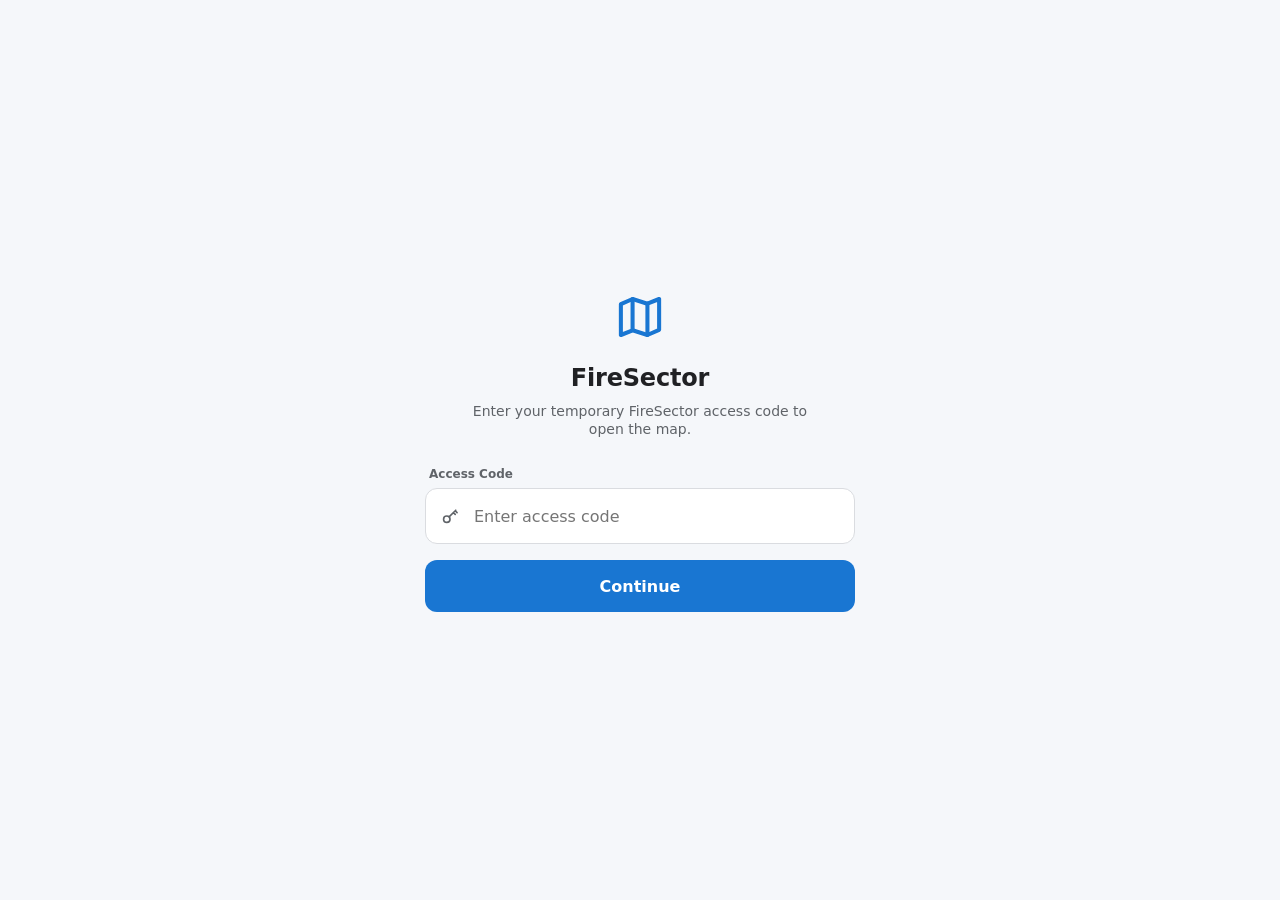
<file: index.html>
<!doctype html>
<html lang="en">
<head>
  <meta charset="utf-8">
  <meta name="viewport" content="width=device-width,initial-scale=1,viewport-fit=cover,user-scalable=no">
  <meta name="theme-color" content="#f5f7fa">
  <meta name="description" content="FireSector Responder">
  <link rel="manifest" href="manifest.webmanifest">
  <link rel="apple-touch-icon" href="assets/icon-192.png">
  <link rel="icon" href="assets/icon-192.png">
  <link rel="stylesheet" href="styles.css">
  <title>FireSector</title>
</head>
<body>
  <section id="accessScreen" class="screen access-screen">
    <form id="accessForm" class="access-form" novalidate>
      <div class="access-map-icon" aria-hidden="true">
        <svg viewBox="0 0 24 24" focusable="false">
          <path d="M3.5 6.3 8.7 4l6.6 2.1L20.5 4v13.7L15.3 20l-6.6-2.1L3.5 20V6.3Z"/>
          <path d="M8.7 4v13.9M15.3 6.1V20"/>
        </svg>
      </div>
      <h1>FireSector</h1>
      <p class="access-intro">Enter your temporary FireSector access code to open the map.</p>

      <label class="access-field">
        <span>Access Code</span>
        <div class="input-with-icon">
          <svg viewBox="0 0 24 24" aria-hidden="true">
            <circle cx="8.5" cy="15.5" r="3.5"/>
            <path d="m11 13 7.3-7.3M15.7 8.3l2 2M17.7 6.3l2 2"/>
          </svg>
          <input
            id="accessCode"
            type="text"
            inputmode="text"
            autocomplete="one-time-code"
            autocapitalize="characters"
            spellcheck="false"
            maxlength="12"
            placeholder="Enter access code"
            required
          >
        </div>
      </label>

      <div id="accessError" class="error hidden"></div>
      <button id="accessSubmit" class="continue-button" type="submit">Continue</button>
    </form>
  </section>

  <section id="mapScreen" class="map-screen hidden" aria-label="FireSector responder map">
    <div id="map" class="map" role="application" aria-label="FireSector map">
      <div id="tileLayer" class="tile-layer"></div>
      <svg id="farmBoundaryLayer" class="farm-boundary-layer" aria-hidden="true"></svg>
      <div id="radiusOverlay" class="radius-overlay hidden"></div>
      <svg id="navigationLayer" class="navigation-layer" aria-hidden="true"></svg>
      <div id="markerLayer" class="marker-layer"></div>
      <div id="locationAccuracy" class="location-accuracy hidden" aria-hidden="true"></div>
      <div id="locationBearing" class="location-bearing hidden" aria-hidden="true">
        <svg viewBox="0 0 100 100" focusable="false">
          <path id="locationBearingPath" d="M50 50 L40 27 Q50 20 60 27 Z"/>
        </svg>
      </div>
      <div id="locationPulse" class="location-pulse hidden" aria-hidden="true"></div>
      <div id="locationDot" class="location-dot hidden" aria-hidden="true"></div>
      <div id="markerDetails" class="marker-details hidden"></div>
      <button id="mapInfoButton" class="map-info-button" type="button" aria-label="Map information" aria-expanded="false">
        <span aria-hidden="true">i</span>
      </button>
      <div id="mapInfoPanel" class="map-info-panel hidden" role="status">
        <span id="mapAttributionText">© OpenStreetMap contributors</span>
      </div>
    </div>

    <button id="menuButton" class="floating-button menu-fab" type="button" aria-label="Open menu">
      <svg viewBox="0 0 24 24" aria-hidden="true"><path d="M4 7h16M4 12h16M4 17h16"/></svg>
    </button>

    <div class="expiry-pill" aria-live="polite">
      <svg viewBox="0 0 24 24" aria-hidden="true">
        <circle cx="12" cy="13" r="7.5"/>
        <path d="M12 5.5V3M9.5 3h5M12 13V9.5M12 13l2.7 1.7"/>
      </svg>
      <strong>Expires in <span id="countdown">—</span></strong>
    </div>

    <div id="syncBadge" class="sync-badge hidden">Offline</div>

    <div class="map-action-row">
      <button id="nearestWater" class="floating-button action-fab" type="button" aria-label="Nearest Water Point">
        <svg class="water-icon" viewBox="0 0 24 24" aria-hidden="true">
          <path d="M12 3.2c-1.4 2.7-5.3 6.7-5.3 10.6A5.3 5.3 0 0 0 12 19.1a5.3 5.3 0 0 0 5.3-5.3C17.3 9.9 13.4 5.9 12 3.2Z"/>
        </svg>
      </button>
      <button id="recenter" class="floating-button action-fab" type="button" aria-label="Re-centre on my location">
        <svg viewBox="0 0 24 24" aria-hidden="true">
          <circle cx="12" cy="12" r="5"/>
          <circle cx="12" cy="12" r="1.4" class="fill"/>
          <path d="M12 2.7v3M12 18.3v3M2.7 12h3M18.3 12h3"/>
        </svg>
      </button>
    </div>

    <div id="navigationCard" class="navigation-card hidden">
      <div class="navigation-water-icon" aria-hidden="true">
        <svg viewBox="0 0 24 24"><path d="M12 3.2c-1.4 2.7-5.3 6.7-5.3 10.6A5.3 5.3 0 0 0 12 19.1a5.3 5.3 0 0 0 5.3-5.3C17.3 9.9 13.4 5.9 12 3.2Z"/></svg>
      </div>
      <div>
        <span>Nearest Water Point</span>
        <strong id="navigationName">—</strong>
        <small id="navigationDistance">—</small>
      </div>
      <button id="stopNavigation" class="navigation-close" type="button" aria-label="Stop navigation">×</button>
    </div>

    <div id="menuBackdrop" class="menu-backdrop hidden"></div>
    <aside id="menuDrawer" class="menu-drawer hidden" aria-label="Emergency Map menu">
      <div class="drawer-title">Emergency Map</div>
      <div class="drawer-divider"></div>
      <div class="drawer-section-title">Map View</div>

      <button id="terrainView" class="map-view-row selected" type="button">
        <svg viewBox="0 0 24 24" aria-hidden="true">
          <path d="m3.5 6.3 5.2-2.2 6.6 2.1 5.2-2.1v13.6l-5.2 2.2-6.6-2.1-5.2 2.1V6.3Z"/>
          <path d="M8.7 4.1v13.7M15.3 6.2v13.7"/>
        </svg>
        <span>Terrain</span>
        <span class="map-view-check" aria-hidden="true">
          <svg viewBox="0 0 24 24"><circle cx="12" cy="12" r="10" class="fill-circle"/><path d="m7.6 12.3 2.8 2.8 6-6" class="check-path"/></svg>
        </span>
      </button>

      <button id="satelliteView" class="map-view-row" type="button">
        <svg viewBox="0 0 24 24" aria-hidden="true">
          <path d="m7.2 13.5 3.3 3.3M10 10.7l3.3 3.3M12.8 7.9l3.3 3.3M8.8 17.2l-2.2 2.2-3.9-3.9 2.2-2.2M15.2 4.2 17.4 2l3.9 3.9-2.2 2.2M10.7 16.9 16.9 10.7"/>
          <path d="M14.8 18.8c2 .1 3.8-.6 5.2-2M5.2 9.2c-.1-2 .6-3.8 2-5.2"/>
        </svg>
        <span>Satellite / Hybrid</span>
        <span class="map-view-check" aria-hidden="true">
          <svg viewBox="0 0 24 24"><circle cx="12" cy="12" r="10" class="fill-circle"/><path d="m7.6 12.3 2.8 2.8 6-6" class="check-path"/></svg>
        </span>
      </button>
    </aside>
  </section>

  <script src="app.js"></script>
</body>
</html>
</file>
<file: styles.css>
*{box-sizing:border-box}
:root{
  --bg:#f5f7fa;
  --surface:#ffffff;
  --text:#202124;
  --muted:#666666;
  --border:#dadce0;
  --blue:#1976d2;
  --blue-dark:#0d47a1;
  --blue-soft:#e8f1fd;
  --purple:#6f52b5;
  --orange:#f57c00;
  --orange-dark:#e65100;
  --gate:#202124;
  --gate-outline:#050505;
  --landmark:#1f6b3a;
  --landmark-outline:#124425;
  --radius-fill:rgba(126,188,255,.18);
  --radius-border:#235b92;
}
html,body{margin:0;width:100%;min-height:100%;background:var(--bg);color:var(--text);font-family:system-ui,-apple-system,BlinkMacSystemFont,"Segoe UI",sans-serif;overscroll-behavior:none}
body{min-height:100vh}
button,input{font:inherit}
button{cursor:pointer}
button:disabled{opacity:.55;cursor:not-allowed}
.hidden{display:none!important}
.screen{min-height:100vh}

/* Access screen — mirrors the Android Emergency app */
.access-screen{display:flex;align-items:center;justify-content:center;padding:28px;background:#f5f7fa}
.access-form{width:min(100%,430px);display:flex;flex-direction:column;align-items:stretch;text-align:center}
.access-map-icon{width:58px;height:58px;display:grid;place-items:center;margin:0 auto 18px;color:var(--blue)}
.access-map-icon svg{width:54px;height:54px;fill:none;stroke:currentColor;stroke-width:1.8;stroke-linecap:round;stroke-linejoin:round}
.access-form h1{margin:0;color:#202124;font-size:24px;line-height:1.2;font-weight:800;letter-spacing:-.2px}
.access-intro{margin:9px auto 28px;max-width:360px;color:#5f6368;font-size:14px;line-height:1.35}
.access-field{display:block;text-align:left}
.access-field>span{display:block;margin:0 0 7px 4px;color:#5f6368;font-size:12px;font-weight:600}
.input-with-icon{position:relative}
.input-with-icon>svg{position:absolute;left:14px;top:50%;width:22px;height:22px;transform:translateY(-50%);fill:none;stroke:#5f6368;stroke-width:1.8;stroke-linecap:round;stroke-linejoin:round;pointer-events:none}
input{width:100%;height:56px;padding:0 15px 0 48px;border:1px solid #dadce0;border-radius:12px;background:#fff;color:#202124;outline:none;font-size:16px;transition:border-color .12s ease,box-shadow .12s ease}
input:focus{border-color:var(--blue);box-shadow:0 0 0 1px var(--blue)}
input::selection{background:#dbeafe;color:#202124}
.error{margin-top:10px;padding:10px 12px;border-radius:10px;background:#fef3f2;color:#b42318;border:1px solid #fecdca;font-size:13px;text-align:left}
.continue-button{width:100%;height:52px;margin-top:16px;border:0;border-radius:12px;background:var(--blue);color:#fff;font-size:16px;font-weight:700;box-shadow:none}
.continue-button:active{background:#1565c0}

/* Map */
.map-screen{position:fixed;inset:0;background:#ebe7df;overflow:hidden}
.map{position:absolute;inset:0;overflow:hidden;touch-action:none;user-select:none;background:#ebe7df;cursor:grab}
.map.dragging{cursor:grabbing}
.tile-layer{position:absolute;inset:0;overflow:hidden}
.map-tile{position:absolute;width:256px;height:256px;transform-origin:top left;max-width:none;user-select:none;pointer-events:none}
.farm-boundary-layer,.navigation-layer{position:absolute;inset:0;width:100%;height:100%;pointer-events:none;overflow:visible}
.farm-boundary{fill:rgba(237,23,76,.035);stroke:#ed174c;stroke-width:3;vector-effect:non-scaling-stroke}
.farm-boundary.private{fill:rgba(237,23,76,.035);stroke:#ed174c;stroke-width:3}
.farm-label{font:700 13px system-ui,-apple-system,"Segoe UI",sans-serif;fill:#263238;paint-order:stroke;stroke:rgba(255,255,255,.9);stroke-width:3;stroke-linejoin:round}
.navigation-line{stroke:#4285f4;stroke-width:4.5;stroke-dasharray:7 7;stroke-linecap:round;opacity:.9}
.radius-overlay{position:absolute;border-radius:50%;background:var(--radius-fill);border:2px solid var(--radius-border);pointer-events:none;z-index:4;box-shadow:0 0 0 1px rgba(255,255,255,.18) inset}
.marker-layer{position:absolute;inset:0;z-index:8;pointer-events:none}

/* Android-style map pins */
.map-marker{position:absolute;width:60px;height:74px;transform-origin:50% 100%;border:0;background:transparent;padding:0;pointer-events:auto;cursor:pointer;z-index:8;overflow:visible;filter:drop-shadow(0 3px 3px rgba(0,0,0,.24))}
.map-marker::before{content:"";position:absolute;left:14.5px;top:37px;width:31px;height:35px;background:var(--pin);clip-path:polygon(0 0,100% 0,50% 100%);z-index:0}
.map-marker .pin-head{position:absolute;left:7.5px;top:1.5px;width:45px;height:45px;border-radius:50%;background:var(--pin);border:2px solid var(--pin-outline);z-index:2;display:grid;place-items:center}
.map-marker .pin-core{width:34px;height:34px;border-radius:50%;background:#fafafa;display:grid;place-items:center}
.map-marker .pin-core svg{width:26px;height:26px;fill:none;stroke:var(--icon);stroke-width:2;stroke-linecap:round;stroke-linejoin:round}
.map-marker .pin-core svg.fill-icon{fill:var(--icon);stroke:none}
.map-marker.water{--pin:#1976d2;--pin-outline:#0d47a1;--icon:#1976d2}
.map-marker.gate{--pin:#202124;--pin-outline:#050505;--icon:#111111}
.map-marker.gate .pin-core svg{width:30px;height:26px}
.map-marker.landmark{--pin:#1f6b3a;--pin-outline:#124425;--icon:#1f6b3a}
.map-marker.fire{--pin:#f57c00;--pin-outline:#e65100;--icon:#f57c00;filter:drop-shadow(0 3px 3px rgba(0,0,0,.22))}
.map-marker.fire .pin-head::before{content:"";position:absolute;inset:-4px;border-radius:50%;background:rgba(245,124,0,.28);animation:fire-pulse 1.45s ease-out infinite;z-index:-1}
.map-marker.selected{z-index:32}
.map-marker.selected .pin-head{border-width:3px}
@keyframes fire-pulse{0%{transform:scale(.88);opacity:.95}100%{transform:scale(1.72);opacity:0}}

.marker-details{position:absolute;z-index:45;width:max-content;min-width:150px;max-width:min(300px,calc(100vw - 28px));max-height:min(50vh,380px);overflow-y:auto;transform:translate(-50%,-100%);background:#fff;border:1px solid #dadce0;border-radius:14px;padding:12px 13px;box-shadow:0 8px 22px rgba(0,0,0,.22);pointer-events:auto}
.marker-details strong{display:block;font-size:14px;margin-bottom:5px}
.marker-details dl{margin:0;display:grid;gap:4px}
.marker-details div{display:grid;grid-template-columns:max-content minmax(0,1fr);gap:8px;font-size:11px;line-height:1.35}
.marker-details dt{color:#666;font-weight:800}
.marker-details dd{margin:0;color:#3c4043;min-width:0;word-break:break-word}

.location-accuracy{position:absolute;z-index:20;border-radius:50%;background:rgba(86,137,210,.16);border:1px solid rgba(76,129,197,.14);pointer-events:none}
.location-pulse{position:absolute;z-index:22;width:46px;height:46px;margin-left:-23px;margin-top:-23px;border-radius:50%;background:radial-gradient(circle,rgba(66,133,244,.28) 0%,rgba(66,133,244,.12) 44%,rgba(66,133,244,0) 76%);pointer-events:none;animation:location-pulse 2s ease-out infinite}
.location-dot{position:absolute;z-index:25;width:26px;height:26px;margin-left:-13px;margin-top:-13px;border-radius:50%;background:#4285f4;border:3px solid #fff;box-shadow:0 0 0 2px rgba(66,133,244,.20),0 2px 8px rgba(26,60,108,.38);pointer-events:none}
@keyframes location-pulse{0%{transform:scale(.55);opacity:.9}100%{transform:scale(1.55);opacity:0}}
.location-bearing{position:absolute;z-index:23;width:100px;height:100px;transform-origin:center;pointer-events:none}
.location-bearing svg{display:block;width:100%;height:100%;overflow:visible}
.location-bearing path{fill:rgba(66,133,244,.32);stroke:rgba(53,113,204,.50);stroke-width:1;stroke-linejoin:round}

/* Android top controls */
.floating-button{border:0;background:rgba(255,255,255,.95);color:#555;display:grid;place-items:center;box-shadow:0 5px 12px rgba(0,0,0,.22);backdrop-filter:blur(8px)}
.floating-button svg{fill:none;stroke:currentColor;stroke-width:2;stroke-linecap:round;stroke-linejoin:round}
.menu-fab{position:absolute;left:10px;top:calc(10px + env(safe-area-inset-top));z-index:60;width:58px;height:58px;border-radius:50%;padding:0;color:#555}
.menu-fab svg{width:27px;height:27px}
.expiry-pill{position:absolute;left:50%;top:calc(11px + env(safe-area-inset-top));z-index:58;transform:translateX(-50%);display:flex;align-items:center;gap:7px;padding:9px 13px;border-radius:18px;background:rgba(255,255,255,.96);box-shadow:0 5px 12px rgba(0,0,0,.22);white-space:nowrap}
.expiry-pill svg{width:19px;height:19px;fill:none;stroke:var(--orange);stroke-width:2;stroke-linecap:round;stroke-linejoin:round;flex:0 0 auto}
.expiry-pill strong{font-size:12px;font-weight:800;color:#3c4043}
.sync-badge{position:absolute;z-index:59;right:12px;top:calc(14px + env(safe-area-inset-top));padding:6px 10px;border-radius:999px;background:#fff7e6;color:#b54708;border:1px solid #f7c675;font-size:11px;font-weight:800;box-shadow:0 3px 10px rgba(0,0,0,.12)}

.map-action-row{position:absolute;z-index:58;right:14px;bottom:calc(54px + env(safe-area-inset-bottom));display:flex;align-items:center;gap:10px}
.action-fab{width:58px;height:58px;border-radius:50%;padding:0;color:var(--blue)}
.action-fab svg{width:29px;height:29px}
.action-fab svg.fill .fill,.action-fab svg .fill{fill:currentColor;stroke:none}
.action-fab .water-icon{width:27px;height:27px}
.floating-button:active{transform:scale(.96)}

.map-info-button{position:absolute;right:18px;bottom:calc(10px + env(safe-area-inset-bottom));z-index:57;width:34px;height:34px;border:0;border-radius:50%;background:rgba(255,255,255,.88);box-shadow:0 3px 9px rgba(0,0,0,.18);display:grid;place-items:center;padding:0;color:#4b4b4b}
.map-info-button span{display:grid;place-items:center;width:21px;height:21px;border-radius:50%;background:#3f3f46;color:#fff;font:800 14px/1 system-ui,-apple-system,"Segoe UI",sans-serif}
.map-info-panel{position:absolute;right:14px;bottom:calc(52px + env(safe-area-inset-bottom));z-index:59;max-width:min(260px,calc(100vw - 28px));padding:9px 11px;border:1px solid rgba(0,0,0,.08);border-radius:10px;background:rgba(255,255,255,.96);color:#555;font-size:11px;font-weight:600;box-shadow:0 5px 14px rgba(0,0,0,.18)}

/* Drawer — mirrors the Android drawer */
.menu-backdrop{position:absolute;inset:0;z-index:70;background:rgba(0,0,0,.48)}
.menu-drawer{position:absolute;left:0;top:0;bottom:0;z-index:75;width:min(79vw,570px);background:#fbf8ff;padding:calc(26px + env(safe-area-inset-top)) 0 calc(24px + env(safe-area-inset-bottom));box-shadow:14px 0 30px rgba(0,0,0,.20);overflow:auto}
.drawer-title{padding:20px 38px 24px;color:#161616;font-size:28px;line-height:1.15;font-weight:800}
.drawer-divider{height:1px;background:#dedbe2}
.drawer-section-title{padding:38px 38px 18px;color:#616161;font-size:17px;font-weight:800}
.map-view-row{width:100%;min-height:72px;border:0;background:transparent;color:#222;display:grid;grid-template-columns:46px 1fr 30px;align-items:center;gap:14px;padding:0 38px;text-align:left;font-size:24px;font-weight:400}
.map-view-row>svg{width:32px;height:32px;fill:none;stroke:#333;stroke-width:1.8;stroke-linecap:round;stroke-linejoin:round}
.map-view-row.selected{color:var(--purple)}
.map-view-row.selected>svg{stroke:var(--purple)}
.map-view-check{display:none;width:26px;height:26px}
.map-view-row.selected .map-view-check{display:block}
.map-view-check svg{width:26px;height:26px}
.map-view-check .fill-circle{fill:var(--purple);stroke:none}
.map-view-check .check-path{fill:none;stroke:#fff;stroke-width:2.2;stroke-linecap:round;stroke-linejoin:round}

.navigation-card{position:absolute;left:14px;right:14px;bottom:calc(118px + env(safe-area-inset-bottom));z-index:58;background:rgba(255,255,255,.96);border-radius:16px;padding:11px 8px 11px 14px;box-shadow:0 6px 16px rgba(0,0,0,.24);display:grid;grid-template-columns:30px 1fr 42px;align-items:center;gap:10px}
.navigation-water-icon{color:var(--blue)}
.navigation-water-icon svg{width:25px;height:25px;fill:none;stroke:currentColor;stroke-width:2;stroke-linecap:round;stroke-linejoin:round}
.navigation-card>div:nth-child(2){display:grid;gap:2px;min-width:0}
.navigation-card span{font-size:12px;color:#666;font-weight:700;text-transform:none;letter-spacing:0}
.navigation-card strong{font-size:14px;color:#202124;font-weight:800;white-space:nowrap;overflow:hidden;text-overflow:ellipsis}
.navigation-card small{font-size:11px;color:#777;font-weight:600;white-space:nowrap;overflow:hidden;text-overflow:ellipsis}
.navigation-close{width:40px;height:40px;border:0;background:transparent;color:#555;font-size:26px;border-radius:50%}

@media(max-width:520px){
  .access-screen{padding:24px 28px}
  .menu-fab{left:10px;top:calc(10px + env(safe-area-inset-top));width:56px;height:56px}
  .expiry-pill{top:calc(11px + env(safe-area-inset-top));padding:9px 12px}
  .expiry-pill strong{font-size:12px}
  .map-action-row{right:14px;bottom:calc(54px + env(safe-area-inset-bottom))}
  .action-fab{width:56px;height:56px}
  .drawer-title{padding-left:36px;padding-right:28px;font-size:27px}
  .drawer-section-title{padding-left:36px;padding-right:28px;font-size:17px}
  .map-view-row{grid-template-columns:40px 1fr 28px;gap:14px;padding:0 36px;font-size:22px}
}

@media(max-width:360px){
  .expiry-pill{left:calc(50% + 18px)}
  .expiry-pill strong{font-size:11px}
  .menu-fab{width:52px;height:52px}
  .action-fab{width:52px;height:52px}
  .menu-drawer{width:86vw}
  .drawer-title{padding-left:28px;font-size:24px}
  .drawer-section-title{padding-left:28px}
  .map-view-row{padding:0 28px;font-size:20px}
}

@media(min-width:900px){
  .menu-drawer{width:430px}
  .drawer-title{font-size:24px}
  .map-view-row{font-size:20px}
}

@media(prefers-reduced-motion:reduce){
  .map-marker.fire .pin-head::before,.location-pulse{animation:none;opacity:.28}
}

/* v004 map performance */
.tile-layer,.farm-boundary-layer,.navigation-layer,.marker-layer,.radius-overlay,.location-accuracy,.location-pulse,.location-dot,.location-cone{will-change:transform}
.map-tile{left:0!important;top:0!important;will-change:transform;backface-visibility:hidden;contain:layout paint style}
</file>
